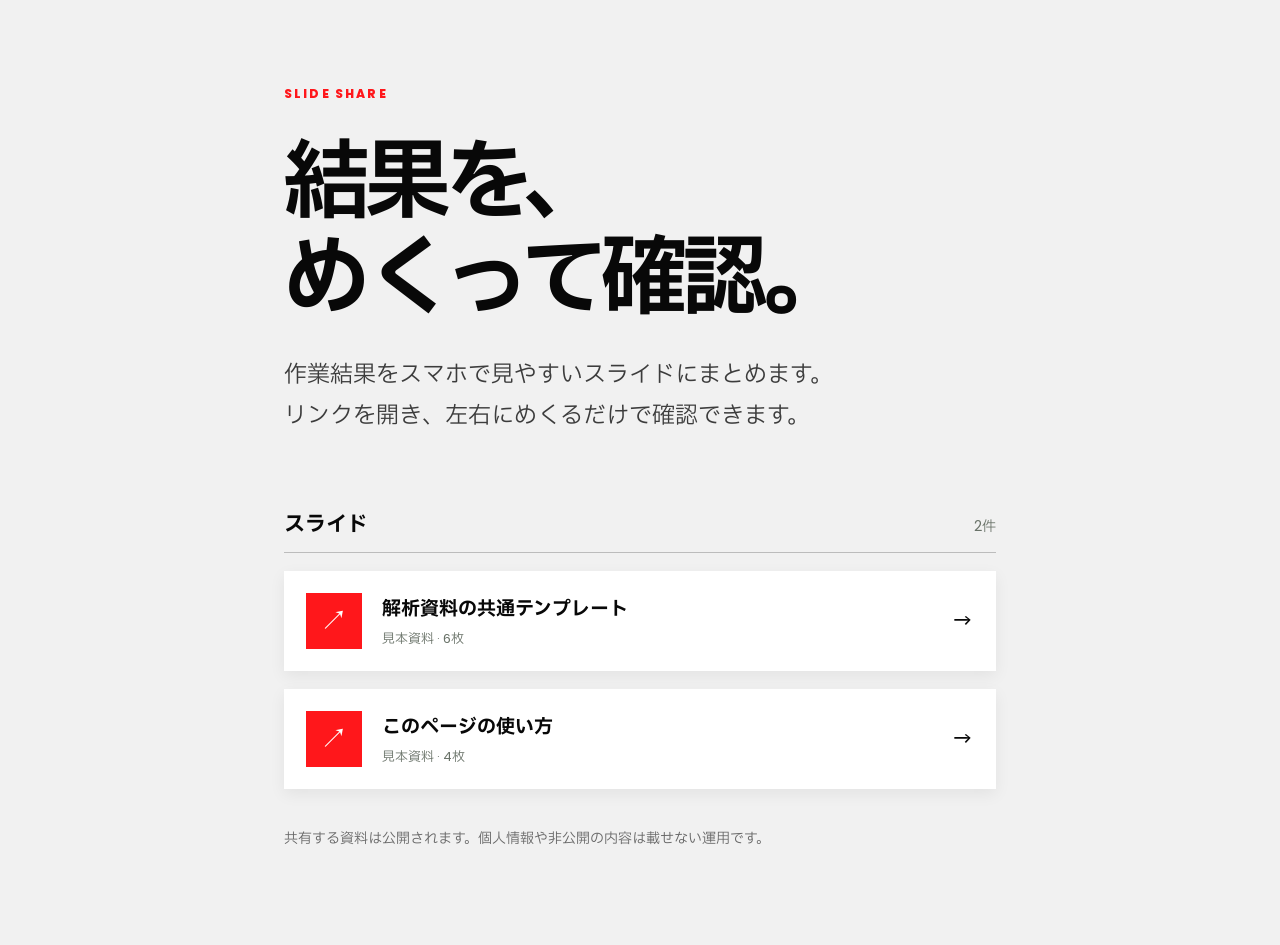
<file: index.html>
<!doctype html>
<html lang="ja">
<head>
  <meta charset="utf-8">
  <meta name="viewport" content="width=device-width, initial-scale=1">
  <meta name="theme-color" content="#f7f5ef">
  <title>スライド共有</title>
  <link rel="stylesheet" href="assets/style.css">
  <link rel="stylesheet" href="assets/theme-terminal.css">
  <script src="assets/home.js" defer></script>
</head>
<body class="home">
  <main class="home-wrap">
    <span class="eyebrow">SLIDE SHARE</span>
    <h1>結果を、<br>めくって確認。</h1>
    <p class="home-lead">作業結果をスマホで見やすいスライドにまとめます。リンクを開き、左右にめくるだけで確認できます。</p>
    <section class="home-section" aria-labelledby="decks-heading">
      <div class="section-head"><h2 id="decks-heading">スライド</h2><span id="deck-count">—</span></div>
      <div id="deck-list"></div>
    </section>
    <p class="home-note">共有する資料は公開されます。個人情報や非公開の内容は載せない運用です。</p>
  </main>
</body>
</html>
</file>
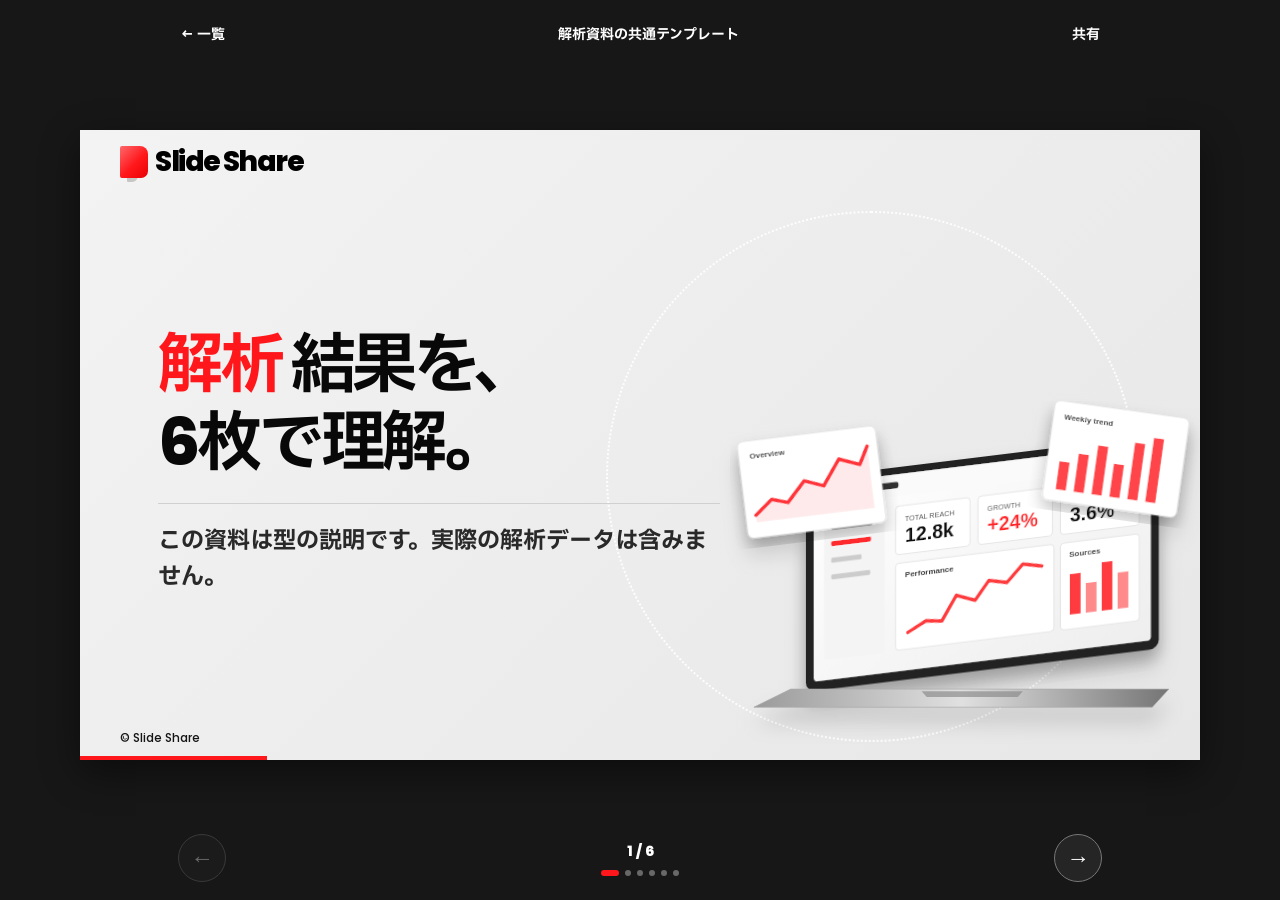
<file: slides/analysis-template/index.html>
<!doctype html>
<html lang="ja">
<head>
  <meta charset="utf-8">
  <meta name="viewport" content="width=device-width, initial-scale=1, viewport-fit=cover">
  <meta name="theme-color" content="#f7f5ef">
  <title>解析資料の共通テンプレート | スライド共有</title>
  <meta name="description" content="スマホでも読める解析スライド">
  <meta property="og:type" content="article">
  <meta property="og:title" content="解析資料の共通テンプレート">
  <meta property="og:description" content="スマホでも読める解析スライド">
  <meta property="og:image" content="https://taaaaryu.github.io/slide-share/assets/analysis-preview.png">
  <link rel="stylesheet" href="../../assets/style.css">
  <link rel="stylesheet" href="../../assets/theme-terminal.css">
  <script src="../../assets/deck.js" defer></script>
</head>
<body class="deck-page">
  <header class="deck-header">
    <a class="back-link" href="../../" aria-label="一覧に戻る">← <span>一覧</span></a>
    <span id="deck-title" class="deck-title">スライド</span>
    <button id="share-button" class="text-button" type="button">共有</button>
  </header>
  <main class="deck-main">
    <div id="slide" class="slide" aria-live="polite"></div>
  </main>
  <footer class="deck-footer">
    <button id="prev-button" class="nav-button" type="button" aria-label="前のスライド">←</button>
    <div class="deck-progress"><span id="counter">1 / 1</span><div id="progress-dots" class="progress-dots" aria-hidden="true"></div></div>
    <button id="next-button" class="nav-button" type="button" aria-label="次のスライド">→</button>
  </footer>
  <div id="toast" class="toast" role="status" aria-live="polite"></div>
</body>
</html>
</file>
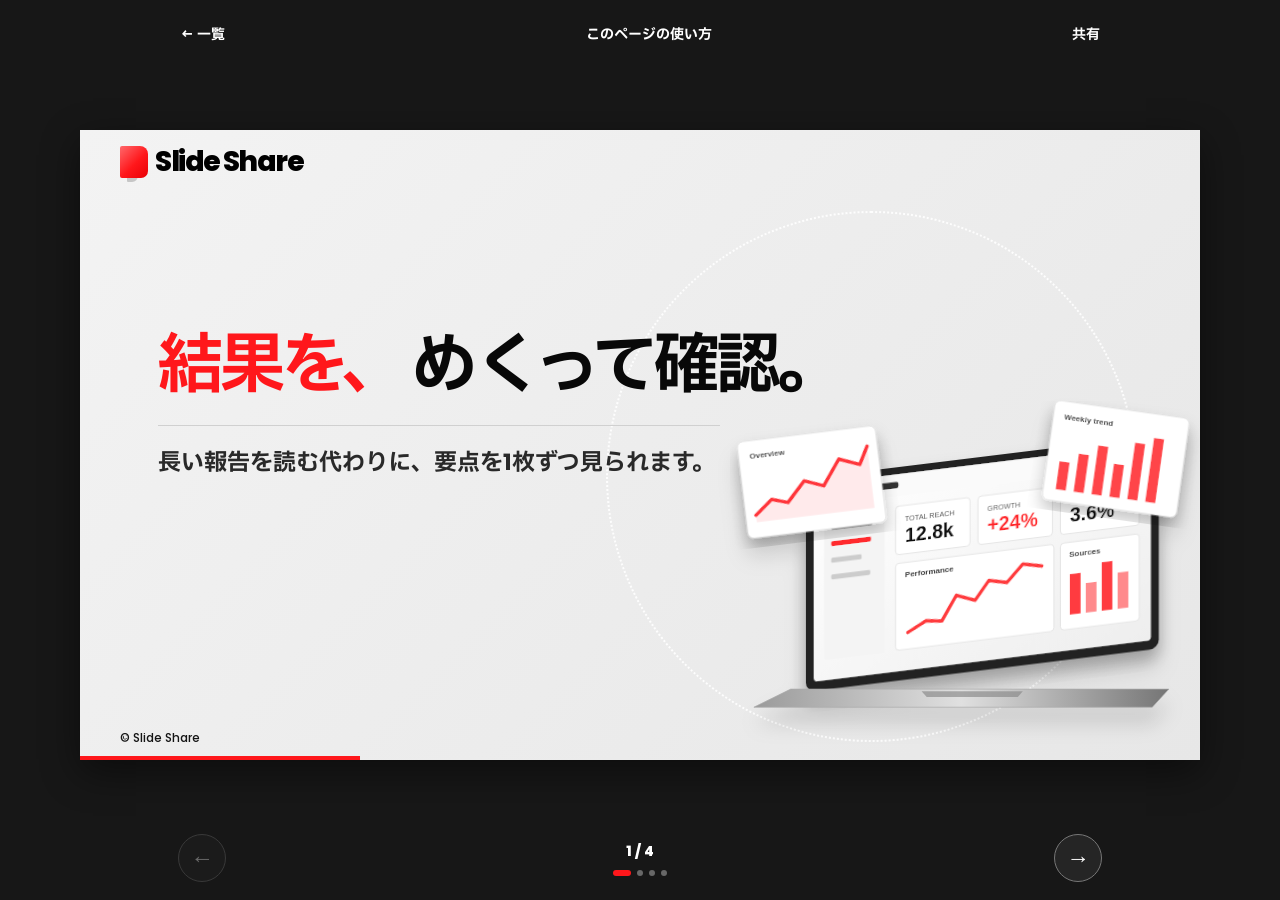
<file: slides/welcome/index.html>
<!doctype html>
<html lang="ja">
<head>
  <meta charset="utf-8">
  <meta name="viewport" content="width=device-width, initial-scale=1, viewport-fit=cover">
  <meta name="theme-color" content="#f7f5ef">
  <title>このページの使い方 | スライド共有</title>
  <link rel="stylesheet" href="../../assets/style.css">
  <link rel="stylesheet" href="../../assets/theme-terminal.css">
  <script src="../../assets/deck.js" defer></script>
</head>
<body class="deck-page">
  <header class="deck-header">
    <a class="back-link" href="../../" aria-label="一覧に戻る">← <span>一覧</span></a>
    <span id="deck-title" class="deck-title">スライド</span>
    <button id="share-button" class="text-button" type="button">共有</button>
  </header>
  <main class="deck-main">
    <div id="slide" class="slide" aria-live="polite"></div>
  </main>
  <footer class="deck-footer">
    <button id="prev-button" class="nav-button" type="button" aria-label="前のスライド">←</button>
    <div class="deck-progress"><span id="counter">1 / 1</span><div id="progress-dots" class="progress-dots" aria-hidden="true"></div></div>
    <button id="next-button" class="nav-button" type="button" aria-label="次のスライド">→</button>
  </footer>
  <div id="toast" class="toast" role="status" aria-live="polite"></div>
</body>
</html>
</file>
<file: assets/style.css>
:root{font-family:-apple-system,BlinkMacSystemFont,"Hiragino Kaku Gothic ProN","Noto Sans JP",sans-serif;color:#20231f;background:#f7f5ef;font-synthesis:none}*{box-sizing:border-box}body{margin:0}button,a{-webkit-tap-highlight-color:transparent}a{color:inherit}.home-wrap{max-width:760px;margin:auto;padding:clamp(32px,8vw,80px) 24px}.eyebrow,.slide-label{font-size:12px;font-weight:800;letter-spacing:.18em;color:#386e58}.home h1{font-size:clamp(48px,10vw,86px);line-height:1.12;letter-spacing:-.06em;margin:28px 0}.home-lead{font-size:clamp(18px,3vw,23px);line-height:1.8;max-width:560px;color:#4e574e}.home-section{margin-top:72px}.section-head{display:flex;align-items:baseline;justify-content:space-between;border-bottom:1px solid #c9d0c4;padding-bottom:12px}.section-head h2{font-size:21px;margin:0}.section-head span,.home-note{color:#697268;font-size:14px}.deck-card{display:flex;align-items:center;gap:20px;text-decoration:none;background:#fff;border:1px solid #e0e4db;border-radius:20px;padding:22px;margin-top:18px;box-shadow:0 8px 26px #1626160a}.deck-card:hover{border-color:#3e7b61}.deck-card-icon{display:grid;place-items:center;width:56px;height:56px;border-radius:16px;background:#dcefe3;color:#247651;font-size:28px}.deck-card-copy{display:flex;flex-direction:column;gap:6px}.deck-card-copy strong{font-size:19px}.deck-card-copy small{color:#697268;font-size:13px}.deck-card-arrow{margin-left:auto;font-size:23px}.home-note{margin-top:38px;line-height:1.7}.deck-page{min-height:100dvh;display:grid;grid-template-rows:auto 1fr auto;overflow-x:hidden}.deck-header,.deck-footer{width:min(100%,960px);margin:auto;display:flex;align-items:center;justify-content:space-between;padding:14px max(18px,env(safe-area-inset-right))}.deck-header{min-height:64px}.deck-title{font-size:14px;font-weight:700;max-width:52vw;overflow:hidden;text-overflow:ellipsis;white-space:nowrap}.back-link,.text-button{font:inherit;font-size:14px;font-weight:700;text-decoration:none;border:0;background:none;cursor:pointer;padding:10px 2px;color:#315f4b}.deck-main{display:grid;place-items:center;padding:8px 16px 16px;min-height:0}.slide{width:min(100%,760px);min-height:min(70dvh,560px);background:#fff;border:1px solid #e3e5dd;border-radius:26px;box-shadow:0 20px 55px #26382912;display:flex;flex-direction:column;justify-content:space-between;overflow:hidden;padding:clamp(28px,6vw,64px);position:relative}.slide::after{content:"";position:absolute;right:-68px;bottom:-98px;width:260px;height:260px;border-radius:50%;background:#dcefe3;z-index:0}.slide>*{position:relative;z-index:1}.slide-top{display:flex;align-items:center;justify-content:space-between}.slide-index{font-size:13px;color:#79877a;font-weight:700}.slide-content{max-width:600px}.slide h1{white-space:pre-line;font-size:clamp(38px,8vw,66px);letter-spacing:-.055em;line-height:1.2;margin:20px 0}.slide p{font-size:clamp(18px,3.6vw,24px);line-height:1.65;color:#4b554d;margin:0}.slide-visual{align-self:flex-end;font-size:clamp(62px,15vw,132px);line-height:1;color:#37805e;font-weight:800;letter-spacing:-.08em}.slide-steps{display:flex;gap:10px;flex-wrap:wrap;margin-top:28px}.slide-step{padding:12px 18px;border-radius:999px;background:#e2f1e7;color:#245b3e;font-weight:800;font-size:16px}.slide-step:not(:last-child)::after{content:" →"}.slide.cover{background:#e9f3e8}.slide.cover::after{background:#c4dfcc}.slide.closing{background:#f6eee0}.slide.closing::after{background:#e9d5af}.deck-footer{padding-bottom:max(18px,env(safe-area-inset-bottom))}.nav-button{width:48px;height:48px;border-radius:50%;background:#fff;border:1px solid #d9e0d6;color:#315f4b;font-size:23px;cursor:pointer}.nav-button:disabled{opacity:.35;cursor:default}.deck-progress{text-align:center;font-size:14px;font-weight:800;color:#46554b}.progress-dots{display:flex;gap:6px;justify-content:center;margin-top:8px}.progress-dots i{width:6px;height:6px;border-radius:50%;background:#cad6cb}.progress-dots i.active{width:18px;border-radius:4px;background:#3e7b61}.toast{position:fixed;left:50%;bottom:84px;transform:translateX(-50%);background:#202b21;color:#fff;border-radius:999px;padding:10px 18px;font-size:14px;opacity:0;pointer-events:none;transition:opacity .2s;z-index:5}.toast.visible{opacity:1}@media(max-width:600px){.deck-main{align-items:stretch;padding:8px 12px}.slide{min-height:0;height:100%;max-height:calc(100dvh - 148px);padding:30px 26px;border-radius:22px}.slide h1{font-size:clamp(36px,11vw,54px)}.slide p{font-size:19px}.slide-visual{font-size:100px}.slide::after{width:210px;height:210px}.deck-header{padding:8px 18px}.deck-footer{padding-left:20px;padding-right:20px}}@media(max-height:650px){.slide{padding:22px}.slide h1{margin:12px 0;font-size:clamp(30px,7vw,48px)}.slide p{font-size:17px}.slide-visual{font-size:64px}}
.slide-metrics,.slide-columns{display:grid;grid-template-columns:repeat(2,minmax(0,1fr));gap:12px;margin-top:26px}.metric-card,.column-card{display:flex;flex-direction:column;gap:8px;padding:22px;border-radius:18px;background:#e9f3e8;min-width:0}.metric-card strong{font-size:clamp(32px,7vw,54px);line-height:1;color:#255c40}.metric-card span,.column-card strong{font-weight:800;font-size:17px}.metric-card small{font-size:13px;color:#59675b}.column-card{background:#edf0ed;min-height:120px}.column-card:last-child{background:#dcefe3}.column-card span{font-size:17px;line-height:1.5}.slide-sources{display:flex;flex-direction:column;gap:10px;margin-top:22px}.slide-sources a{font-size:16px;font-weight:700;color:#246c4c;text-decoration:underline;text-underline-offset:4px;overflow-wrap:anywhere}.slide.metrics h1,.slide.comparison h1,.slide.evidence h1{font-size:clamp(32px,6vw,54px)}@media(max-width:600px){.slide-metrics,.slide-columns{gap:8px;margin-top:18px}.metric-card,.column-card{padding:14px;border-radius:14px}.metric-card strong{font-size:30px}.metric-card span,.column-card strong{font-size:14px}.metric-card small{font-size:11px}.column-card span{font-size:14px}.slide.metrics h1,.slide.comparison h1,.slide.evidence h1{font-size:clamp(31px,9vw,42px)}}
</file>
<file: assets/theme-terminal.css>
@import url('https://fonts.googleapis.com/css2?family=Poppins:wght@400;600;700;800&family=IBM+Plex+Sans+JP:wght@400;500;600;700&family=Fira+Code:wght@500;700&display=swap');

:root{--tn-red:#ff171b;--tn-black:#080808;--tn-gray:#f0f0f0}
.home{background:#f1f1f1;color:var(--tn-black);font-family:Poppins,'IBM Plex Sans JP',sans-serif}
.home .eyebrow{color:var(--tn-red)}
.home h1{font-weight:800}
.home-lead{color:#3c3c3c}
.home .section-head{border-color:#bcbcbc}
.home .deck-card{border:0;border-radius:0;box-shadow:0 5px 15px #00000010}
.home .deck-card:hover{outline:2px solid var(--tn-red)}
.home .deck-card-icon{border-radius:0;background:var(--tn-red);color:#fff}
.home .home-note{color:#666}

.terminal-theme{background:#171717;color:var(--tn-black);font-family:Poppins,'IBM Plex Sans JP',sans-serif}
.terminal-theme .deck-header,.terminal-theme .deck-footer{max-width:1120px;color:#fff}
.terminal-theme .deck-title{font-weight:700}
.terminal-theme .back-link,.terminal-theme .text-button{color:#fff}
.terminal-theme .deck-main{padding:0 16px;min-height:0}
.terminal-theme .slide{display:block;width:min(1120px,calc(100vw - 32px),calc((100dvh - 145px)*16/9));height:auto;min-height:0;max-height:none;aspect-ratio:16/9;padding:0;border:0;border-radius:0;background:#fff;box-shadow:0 12px 36px #0007;overflow:hidden}
.terminal-theme .slide::before,.terminal-theme .slide::after{pointer-events:none}
.terminal-theme .slide::after{display:none}
.terminal-theme .slide-top{position:absolute;left:0;right:0;top:0;height:10.2%;display:flex;align-items:center;justify-content:space-between;padding:0 2.6% 0 3.6%;background:#fff;box-shadow:0 4px 12px #00000018;border-radius:0 0 32px 0;z-index:3}
.terminal-theme .slide-top::before{content:'';position:absolute;left:-10px;top:30%;width:30px;height:30px;border-radius:50%;background:var(--tn-red)}
.terminal-theme .slide-label{font-size:clamp(15px,2vw,27px);font-weight:800;letter-spacing:0;color:var(--tn-black)}
.terminal-theme .brand{display:inline-flex;align-items:center;gap:7px;color:#000;font-size:clamp(14px,1.55vw,21px);font-weight:800;white-space:nowrap;letter-spacing:-.055em}
.terminal-theme .brand-mark{width:21px;height:24px;display:inline-block;position:relative;background:linear-gradient(135deg,#ff686b,var(--tn-red) 55%,#e90006);border-radius:2px 8px 7px 2px}
.terminal-theme .brand-mark::after{content:'';position:absolute;width:11px;height:14px;left:7px;bottom:-4px;background:#c6c6c6;border-radius:0 2px 6px 1px;z-index:-1}
.terminal-theme .slide-content{position:absolute;top:16%;left:7%;right:7%;bottom:8%;max-width:none;z-index:2}
.terminal-theme .slide h1{font-family:Poppins,'IBM Plex Sans JP',sans-serif;white-space:pre-line;color:var(--tn-black);font-size:clamp(27px,3.1vw,47px);line-height:1.24;letter-spacing:-.035em;font-weight:800;margin:0 0 2.5%}
.terminal-theme .slide p{color:#292929;font-size:clamp(16px,1.8vw,24px);line-height:1.55;font-weight:500;max-width:90%}
.terminal-theme .accent-word{color:var(--tn-red)}
.terminal-theme .slide-chrome-footer{position:absolute;bottom:0;left:0;right:0;height:4.6%;padding:0 3.6% 1.1%;display:flex;justify-content:space-between;align-items:end;font-size:clamp(9px,.95vw,12px);font-weight:500;color:#151515;z-index:4}
.terminal-theme .slide-chrome-footer::after{content:'';position:absolute;bottom:0;left:0;width:var(--progress);height:4px;background:var(--tn-red)}
.terminal-theme .slide-chrome-footer strong{font-size:clamp(10px,1vw,13px);font-weight:700}
.terminal-theme .slide.cover,.terminal-theme .slide.takeaway{background:linear-gradient(135deg,#f3f3f3,#e7e7e7)}
.terminal-theme .slide.cover::before,.terminal-theme .slide.takeaway::before{content:'';position:absolute;width:47%;aspect-ratio:1;border:2px dotted #fff;border-radius:50%;top:13%;left:47%;opacity:.9;box-shadow:0 0 0 115px #ffffff00;z-index:0}
.terminal-theme .slide.cover .slide-top,.terminal-theme .slide.takeaway .slide-top{background:transparent;box-shadow:none;border-radius:0;justify-content:flex-start;left:3.6%;padding:0}
.terminal-theme .slide.cover .slide-top::before,.terminal-theme .slide.takeaway .slide-top::before{display:none}
.terminal-theme .slide.cover .slide-label,.terminal-theme .slide.takeaway .slide-label{display:none}
.terminal-theme .slide.cover .brand,.terminal-theme .slide.takeaway .brand{font-size:clamp(18px,2.2vw,30px)}
.terminal-theme .slide.cover .brand-mark,.terminal-theme .slide.takeaway .brand-mark{width:28px;height:32px}
.terminal-theme .slide.cover .slide-content{top:31%;left:7%;right:8%;bottom:auto}
.terminal-theme .slide.cover h1{font-size:clamp(34px,5.1vw,74px);line-height:1.2;letter-spacing:-.05em;max-width:85%;margin-bottom:2.3%}
.terminal-theme .slide.cover p{font-size:clamp(14px,1.8vw,25px);font-weight:700;padding-top:2%;border-top:1px solid #d0d0d0;max-width:59%}
.terminal-theme .slide.cover .cover-art{position:absolute;width:42%;right:0;bottom:4%;z-index:1;filter:drop-shadow(0 16px 10px #0002)}
.terminal-theme .slide.cover .slide-chrome-footer strong{display:none}
.terminal-theme .slide.takeaway .slide-content{top:40%;left:10%;right:10%;bottom:auto;text-align:center}
.terminal-theme .slide.takeaway h1{font-size:clamp(33px,4.1vw,60px)}
.terminal-theme .slide.takeaway p{margin:auto;font-size:clamp(16px,1.9vw,25px);max-width:76%}
.terminal-theme .slide.takeaway .slide-visual{position:absolute;top:29%;left:0;right:0;text-align:center;color:var(--tn-red);font-size:clamp(24px,2.8vw,40px);font-weight:800;line-height:1}
.terminal-theme .slide.metrics .slide-content,.terminal-theme .slide.comparison .slide-content,.terminal-theme .slide.evidence .slide-content{top:17%}
.terminal-theme .slide.metrics h1,.terminal-theme .slide.comparison h1,.terminal-theme .slide.evidence h1{font-size:clamp(29px,3.3vw,48px)}
.terminal-theme .slide-metrics,.terminal-theme .slide-columns{margin-top:4%;gap:2%}
.terminal-theme .metric-card,.terminal-theme .column-card{border-radius:0;background:#f3f3f3;border-top:5px solid var(--tn-red);padding:5%;min-height:145px}
.terminal-theme .metric-card strong{color:var(--tn-red);font-size:clamp(38px,5vw,70px);font-weight:800}
.terminal-theme .metric-card span,.terminal-theme .column-card strong{font-size:clamp(16px,1.8vw,24px);font-weight:800}
.terminal-theme .metric-card small{color:#6c6c6c;font-size:clamp(12px,1.2vw,16px)}
.terminal-theme .column-card:last-child{background:#ffecec}
.terminal-theme .column-card span{font-size:clamp(15px,1.6vw,21px)}
.terminal-theme .slide-sources{margin-top:4%}
.terminal-theme .slide-sources a{color:var(--tn-red);font-size:clamp(15px,1.7vw,22px)}
.terminal-theme .slide.steps .slide-steps{margin-top:5%}
.terminal-theme .slide.steps .slide-step{background:#fff1f1;color:#db1015;border-radius:0;border-left:4px solid var(--tn-red)}
.terminal-theme .slide.number .slide-visual{position:absolute;right:8%;bottom:11%;font-size:clamp(80px,15vw,190px);font-weight:800;color:var(--tn-red);opacity:.9}
.terminal-theme .slide.closing{background:linear-gradient(110deg,#ff7578,#ff1016)}
.terminal-theme .slide.closing .slide-top{background:transparent;box-shadow:none}
.terminal-theme .slide.closing .slide-top::before{background:#fff}
.terminal-theme .slide.closing .slide-label,.terminal-theme .slide.closing .brand,.terminal-theme .slide.closing h1,.terminal-theme .slide.closing p,.terminal-theme .slide.closing .slide-chrome-footer{color:#fff}
.terminal-theme .slide.closing .slide-content{top:36%;left:8%;right:10%}
.terminal-theme .slide.closing h1{font-size:clamp(40px,5vw,72px)}
.terminal-theme .slide.closing .slide-visual{position:absolute;right:11%;bottom:10%;font-size:clamp(110px,20vw,270px);color:#fff;opacity:.75;line-height:1}
.terminal-theme .slide.closing .slide-chrome-footer::after{background:#fff}
.terminal-theme .nav-button{background:#252525;color:#fff;border:1px solid #777}
.terminal-theme .deck-progress{color:#fff}
.terminal-theme .progress-dots i{background:#686868}
.terminal-theme .progress-dots i.active{background:var(--tn-red)}

@media(max-width:600px){
  .terminal-theme .deck-header{height:56px;min-height:56px;padding:8px 18px}
  .terminal-theme .deck-footer{height:70px;padding:8px 18px max(10px,env(safe-area-inset-bottom))}
  .terminal-theme .deck-main{padding:0 10px;align-items:stretch}
  .terminal-theme .slide{width:100%;height:calc(100dvh - 126px);max-height:none;min-height:0;aspect-ratio:auto}
  .terminal-theme .slide-top{height:62px;padding:0 15px 0 29px;border-radius:0 0 18px 0}
  .terminal-theme .slide-top::before{top:17px;width:22px;height:22px}
  .terminal-theme .slide-label{font-size:19px}
  .terminal-theme .brand{font-size:14px}
  .terminal-theme .brand-mark{width:16px;height:19px}
  .terminal-theme .slide-content{top:99px;left:25px;right:25px;bottom:48px}
  .terminal-theme .slide h1{font-size:clamp(31px,9.2vw,43px);line-height:1.23;margin:0 0 18px}
  .terminal-theme .slide p{font-size:18px;line-height:1.55;max-width:100%}
  .terminal-theme .slide-chrome-footer{height:28px;padding:0 16px 8px;font-size:10px}
  .terminal-theme .slide-chrome-footer strong{font-size:11px}
  .terminal-theme .slide.cover .slide-top,.terminal-theme .slide.takeaway .slide-top{left:20px}
  .terminal-theme .slide.cover .brand,.terminal-theme .slide.takeaway .brand{font-size:22px}
  .terminal-theme .slide.cover .brand-mark,.terminal-theme .slide.takeaway .brand-mark{width:24px;height:28px}
  .terminal-theme .slide.cover .slide-content{top:25%;left:25px;right:25px}
  .terminal-theme .slide.cover h1{font-size:clamp(40px,12vw,58px);max-width:100%}
  .terminal-theme .slide.cover p{font-size:17px;max-width:100%;padding-top:15px}
  .terminal-theme .slide.cover .cover-art{width:92%;right:-5%;bottom:30px;max-height:37%;object-fit:contain;object-position:right bottom}
  .terminal-theme .slide.cover::before,.terminal-theme .slide.takeaway::before{width:100%;left:35%;top:25%}
  .terminal-theme .slide.takeaway .slide-content{top:42%;left:25px;right:25px;transform:translateY(-25%)}
  .terminal-theme .slide.takeaway .slide-visual{top:28%;font-size:30px}
  .terminal-theme .slide.takeaway h1{font-size:37px}
  .terminal-theme .slide.takeaway p{font-size:18px;max-width:100%}
  .terminal-theme .slide.metrics .slide-content,.terminal-theme .slide.comparison .slide-content,.terminal-theme .slide.evidence .slide-content{top:94px}
  .terminal-theme .slide.metrics h1,.terminal-theme .slide.comparison h1,.terminal-theme .slide.evidence h1{font-size:33px}
  .terminal-theme .slide-metrics,.terminal-theme .slide-columns{grid-template-columns:1fr;gap:10px;margin-top:24px}
  .terminal-theme .metric-card,.terminal-theme .column-card{min-height:0;padding:15px;border-top-width:4px}
  .terminal-theme .metric-card strong{font-size:38px}
  .terminal-theme .metric-card span,.terminal-theme .column-card strong{font-size:17px}
  .terminal-theme .metric-card small,.terminal-theme .column-card span{font-size:14px}
  .terminal-theme .slide-sources{margin-top:24px}
  .terminal-theme .slide-sources a{font-size:16px}
  .terminal-theme .slide.steps .slide-step{font-size:14px;padding:10px 12px}
  .terminal-theme .slide.number .slide-visual{font-size:110px;right:8%;bottom:9%}
  .terminal-theme .slide.closing .slide-content{top:34%;left:25px;right:25px}
  .terminal-theme .slide.closing h1{font-size:44px}
  .terminal-theme .slide.closing .slide-visual{right:7%;bottom:7%;font-size:140px}
}
@media(max-width:600px) and (max-height:650px){
  .terminal-theme .slide.metrics .slide-content,.terminal-theme .slide.comparison .slide-content,.terminal-theme .slide.evidence .slide-content{top:78px;left:18px;right:18px}
  .terminal-theme .slide.metrics h1,.terminal-theme .slide.comparison h1,.terminal-theme .slide.evidence h1{font-size:26px;margin-bottom:8px}
  .terminal-theme .slide.metrics p,.terminal-theme .slide.comparison p,.terminal-theme .slide.evidence p{font-size:14px}
  .terminal-theme .slide-metrics,.terminal-theme .slide-columns{grid-template-columns:repeat(2,minmax(0,1fr));gap:6px;margin-top:12px}
  .terminal-theme .metric-card,.terminal-theme .column-card{padding:8px;gap:4px}
  .terminal-theme .metric-card strong{font-size:25px}
  .terminal-theme .metric-card span,.terminal-theme .column-card strong{font-size:13px}
  .terminal-theme .metric-card small,.terminal-theme .column-card span{font-size:11px}
}
</file>
